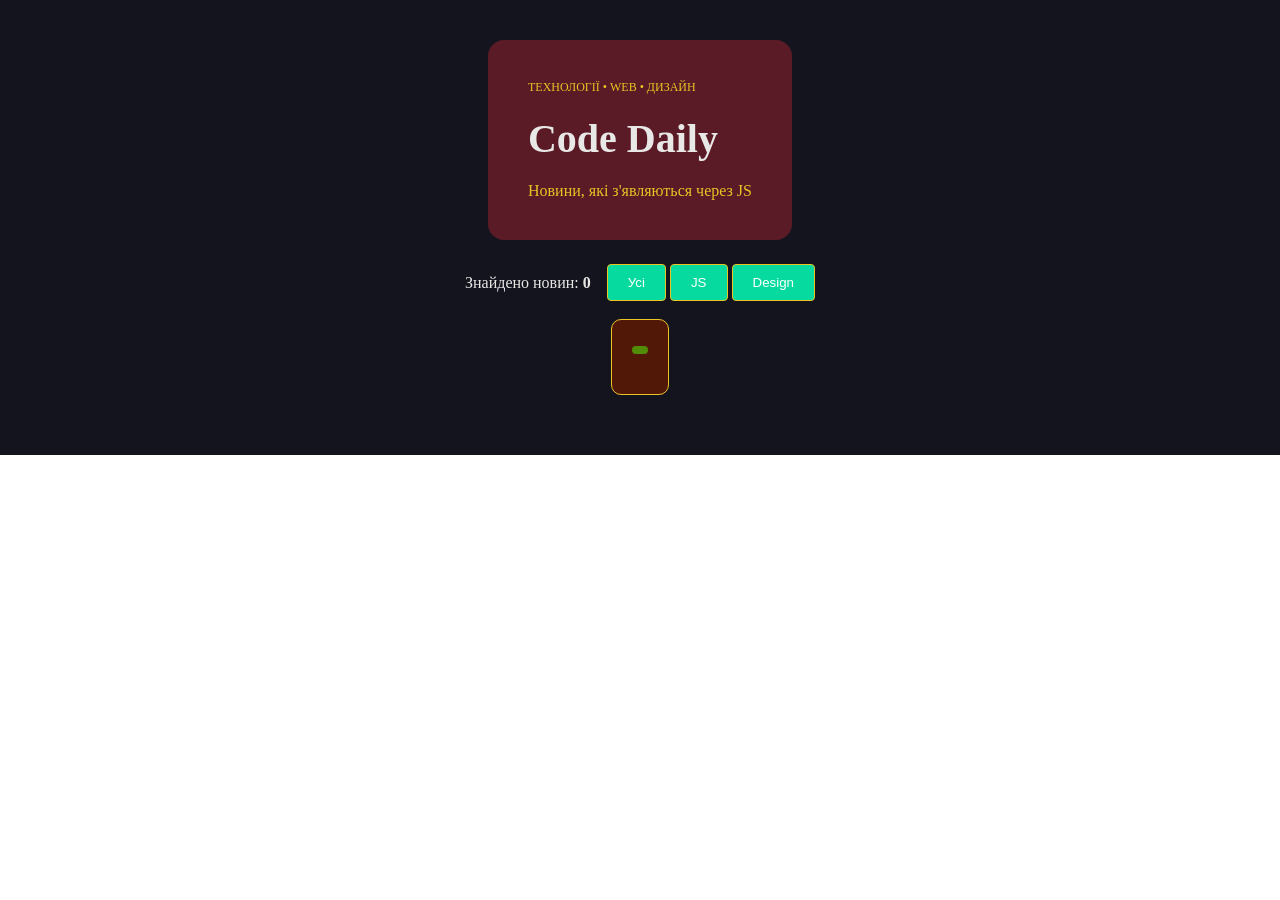
<file: pair16/index.html>
<!DOCTYPE html>
<html lang="en">
<head>
    <meta charset="UTF-8">
    <title>Генерація карток із масиву об'єктів за допомогою DOM</title>
    <link rel="stylesheet" href="style.css">
</head>

<body>
<main class="page">
    <header class="header">
        <p class="paragraph">Технології &bull; WEB &bull; Дизайн</p>
        <h1>Code Daily</h1>
        <p class="subtitle">Новини, які з'являються через JS</p>
    </header>

    <section class="toolbar">
        <p class="counter">Знайдено новин: <strong id="news-count">0</strong></p>

        <div class="filter" aria-label="Фільтр новин">
            <button id="show-all" class="filter-btn active">Усі</button>
            <button id="show-js" class="filter-btn">JS</button>
            <button id="show-design" class="filter-btn">Design</button>
        </div>
    </section>

    <section class="news-grid" id="news-list"></section>
</main>
<script src="script.js"></script>
</body>

</html>
</file>
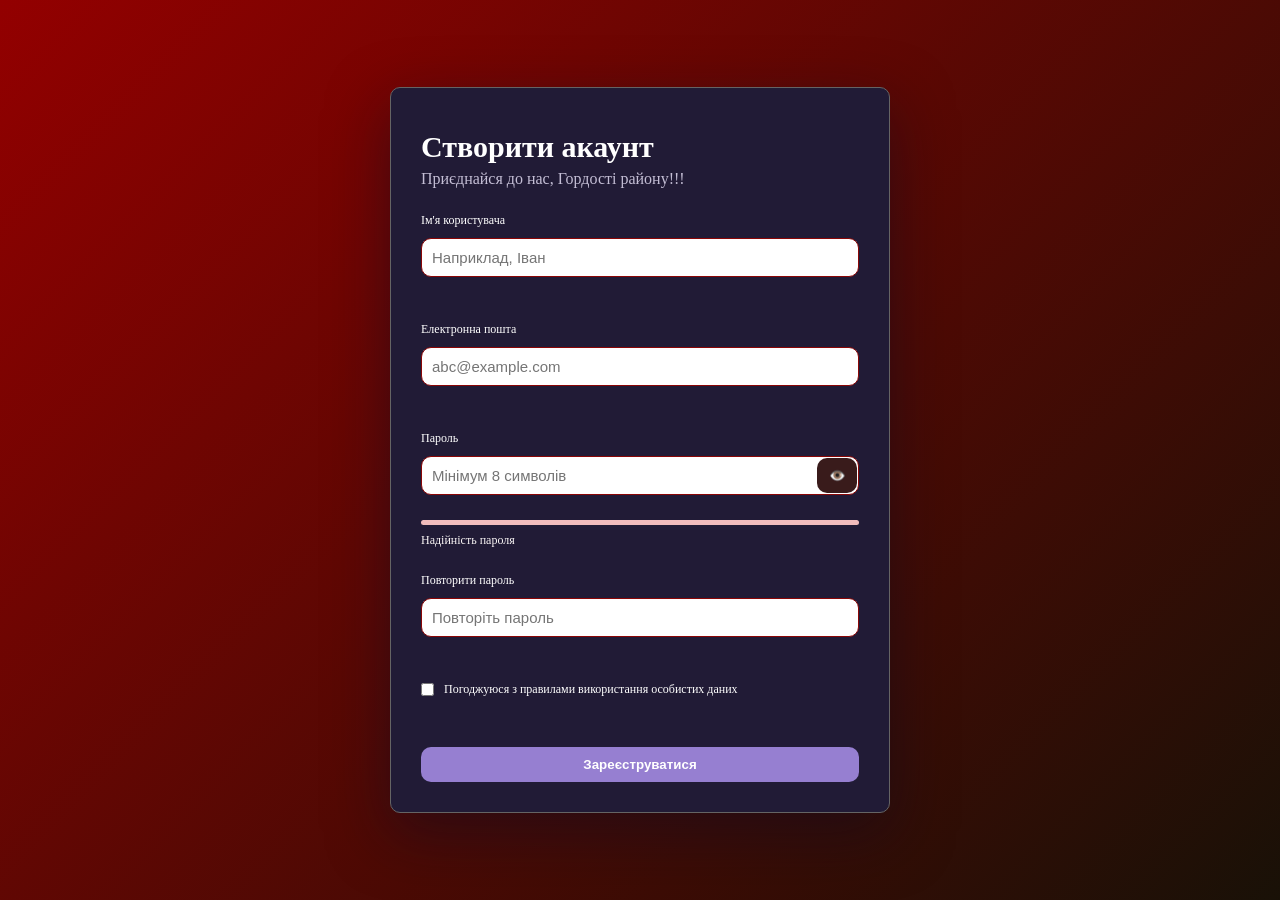
<file: pair17/index.html>
<!DOCTYPE html>
<html lang="en">
<head>
    <meta charset="UTF-8">
    <title>Title</title>
    <link rel="stylesheet" href="style.css">
</head>
<body>
<main class = "card">
    <h1>Створити акаунт</h1>
    <p class = "subtitle">Приєднайся до нас, Гордості району!!!</p>
    <form id = "register-form">
        <div class = "field">
            <label>Ім'я користувача</label>
            <input type = "text" id = "username" autocomplete="username" placeholder="Наприклад, Іван" required>
            <small id = "username-error" class = "error"></small>
        </div>
        <div class = "field">
            <label>Електронна пошта</label>
            <input type = "email" id = "email" autocomplete="email" placeholder="abc@example.com" required>
            <small id = "email-error" class = "error"></small>
        </div>
        <div class = "field">
            <label>Пароль</label>
            <div class = "password-row">
                <input type = "password" id = "password" autocomplete="username" placeholder="Мінімум 8 символів" required>
                <button id = "toggle-password" class = "toggle" type = "button">👁️</button>
            </div>
            <small id = "password-error" class = "error"></small>

            <div class = "strength-track">
                <div id = "strength-bar"></div>
            </div>
            <small id = "strength-text">Надійність пароля</small>
        </div>
        <div class = "field">
            <label>Повторити пароль</label>
            <input type = "password" id = "confirm-password" autocomplete="email" placeholder="Повторіть пароль" required>
            <small id = "confirm-error" class = "error"></small>
        </div>
        <div class = "field">
            <label class = "terms"><input id = "terms" type = "checkbox" required>Погоджуюся з правилами використання особистих даних</input></label>
            <small id = "terms-error" class = "error"></small>
        </div>
        <button class="submit" type = "submit">Зареєструватися</button>
        <p id = "result"></p>


    </form>
</main>
<script src="script.js"></script>
</body>
</html>
</file>
<file: pair16/style.css>
*{
    margin: 0;
    padding: 0;
    box-sizing: border-box;
    text-decoration: none;
}
body{
    background: #ffffff;
    color: #e8e8e6;
}
.page{
    min-width: 1000px;
    padding: 40px 20px 60px;
    background: #14141e;
    display: flex;
    flex-direction: column;
    justify-content: center;
    align-items: center;
}
.header{
    padding: 40px;
    border-radius: 16px;
    background: #5a1a26;
}
.paragraph{
    color: #eac325;
    font-size: 12px;
    text-transform: uppercase;
}
h1{
    margin: 20px 0;
    font-size: 40px;
}
.subtitle{
    margin-bottom: 0;
    color: #eac325;
}
.toolbar{
    display: flex;
    justify-content: space-between;
    align-items: center;
    flex-wrap: wrap;
    gap: 16px;
    margin: 24px 0 18px;
}
.filter{
    display: flex;
    gap: 4px;
    flex-wrap: wrap;
}
.filter-btn{
    padding: 10px 20px;
    border: 1px solid #eac325;
    border-radius: 4px;
    background: #06da9e;
    cursor: pointer;
    color: #fff;
}
.filter-btn:hover{
    background: #03d16a;
}
.filter-btn:active{
    background: #04a60b;
    color: #fff;
    border-color: #2c2929;
}

.news-grid{
    display: flex;
    flex-wrap: wrap;
    gap: 16px;
}
.news-card{
    flex: 1 1 300px;
    padding: 20px;
    background: #511808;
    border-radius: 10px;
    border: 1px solid #eac325;
}
.news-card h2{
    margin: 16px 0;
    font-size: 24px;
}
.news-card p{
    color: #fff3ef;
}
.news-card small{
    color: #6c757d;
}

.tag{
    display: inline-block;
    border-radius: 8px;
    padding: 4px 8px;
    background: #518d08;
    color: #fff;
    font-size: 12px;
    font-weight: bold;
}
</file>
<file: pair17/style.css>
*{
    box-sizing: border-box;
    margin: 0;
    padding: 0;
    text-decoration: none;
    list-style: none;
}
body{
    min-height: 100vh;
    display: flex;
    align-items: center;
    justify-content: center;
    padding: 25px;
    background: linear-gradient(135deg, #930000 0%, #191107 100%);
    color: white;
}
.card{
    width: 100%;
    max-width: 500px;
    padding: 30px;
    border: 1px solid #656464;
    border-radius: 10px;
    background: #211b36;
    box-shadow: 0 20px 60px #100b2080;
}
h1{
    margin: 12px 0 6px;
    font-size: 30px;
}
.subtitle{
    color: #c4bed5;
    margin: 0 0 25px;
}
.field{
    margin-bottom: 25px;
}
label{
    display: block;
    font-size: 12px;
    margin-bottom: 10px;
}
input:not([type='checkbox']){
    width: 100%;
    border: 1px solid #8a0606;
    padding: 10px;
    border-radius: 10px;
    font-size: 15px;
}
input:focus-visible, button:focus-visible{
    outline: 2px solid #630505;
}
.error{
    display: block;
    min-height: 15px;
    margin-top: 5px;
    color: red;
    font-size: 12px;
}
.password-row{
    position: relative;
}
.password-row input{
    scroll-padding-right: 50px;
}
.toggle{
    position: absolute;
    right: 2px;
    top: 2px;
    width: 40px;
    height: 35px;
    border: 0;
    border-radius: 10px;
    background: #391b1b;
    cursor: pointer;
}
.strength-track{
    height: 5px;
    background: #f1bcbc;
    border-radius: 5px;
    overflow: hidden;
    margin: 5px 0 5px;
}
#strength-bar{
    height: 100%;
    width: 0;
    transition: width .2s;
}
#strength-text{
    color: #faf6f6;
    font-size: 12px;
}
.terms{
    display: flex;
    align-items: center;
    gap: 10px;
}
.submit{
    width: 100%;
    padding: 10px;
    border: 0;
    border-radius: 10px;
    background: #967fd1;
    color: white;
    font-weight: bold;
    cursor: pointer;
}
.submit:hover{
    background: #553f83;
}
#result{
    color: #86efac;
    font-size: 15px;
    margin: 15px 0 0;
}
#result:empty{
    display: none;
}
</file>
